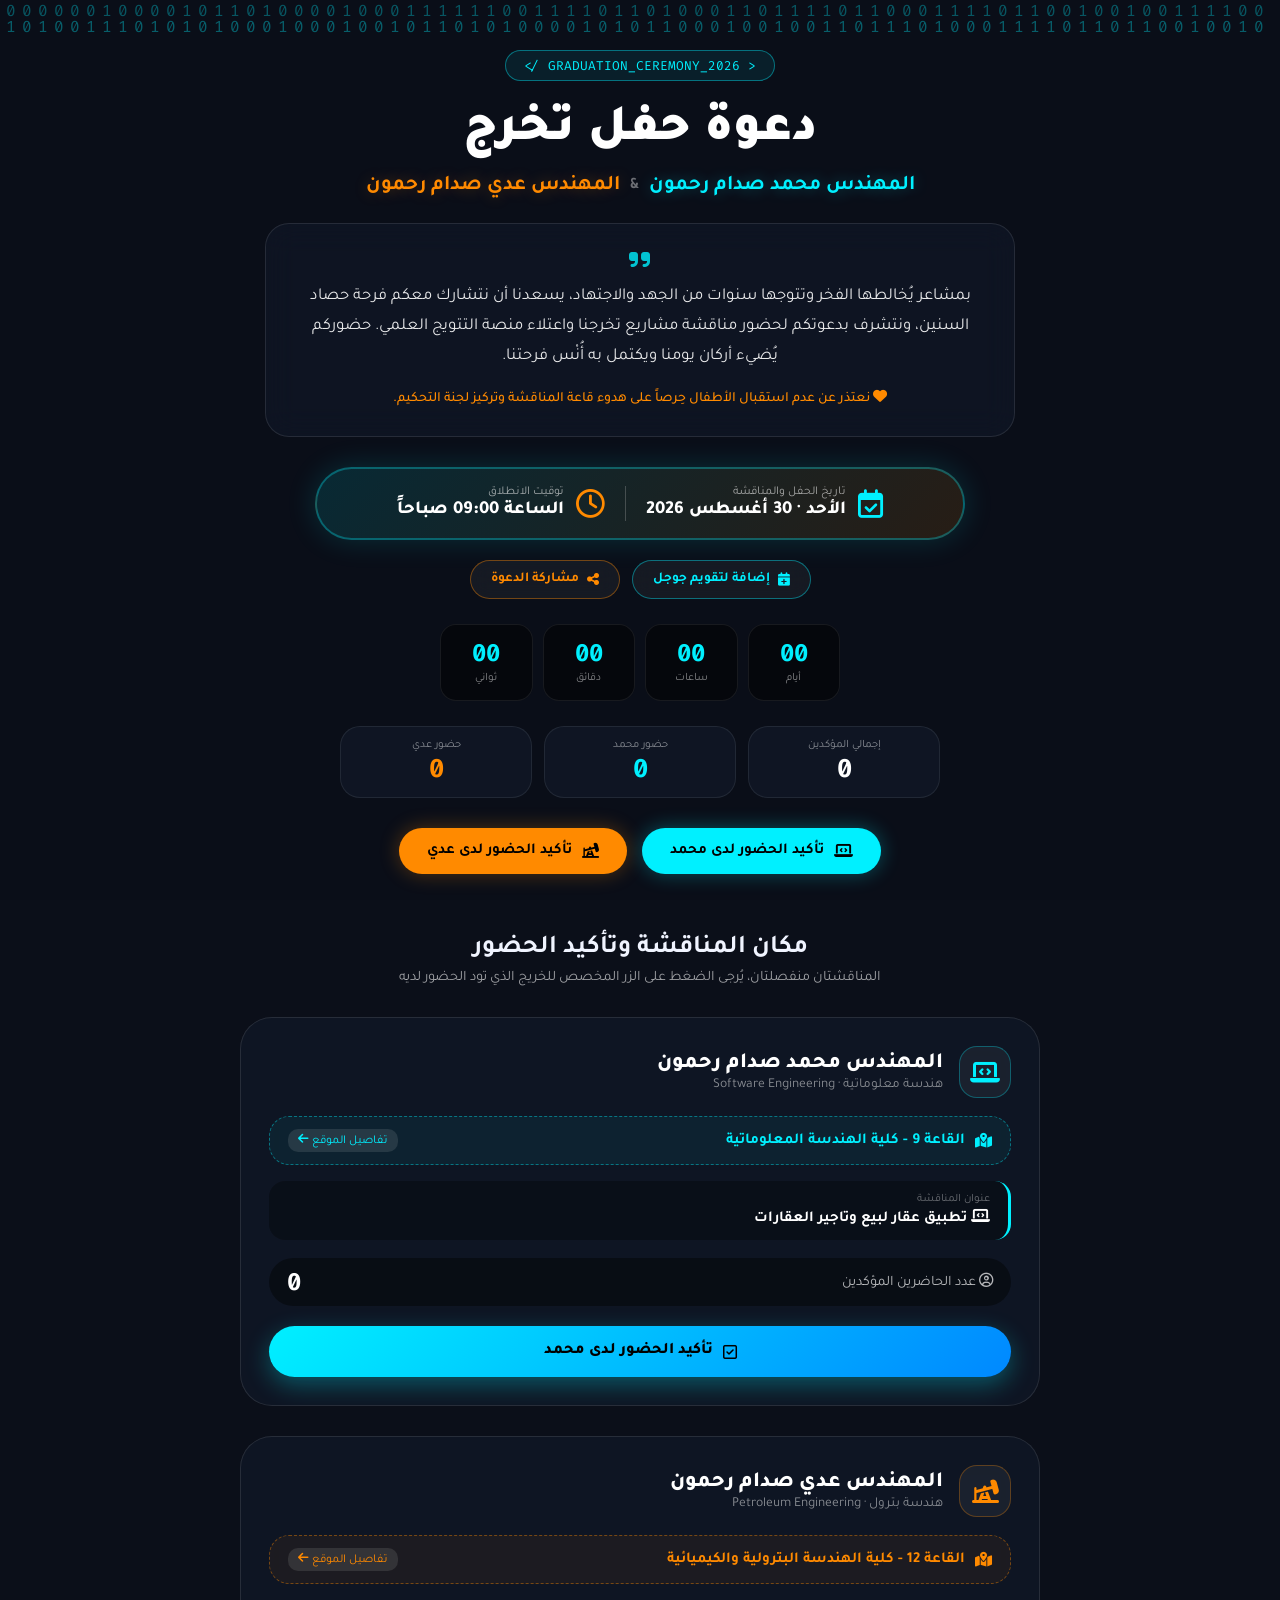
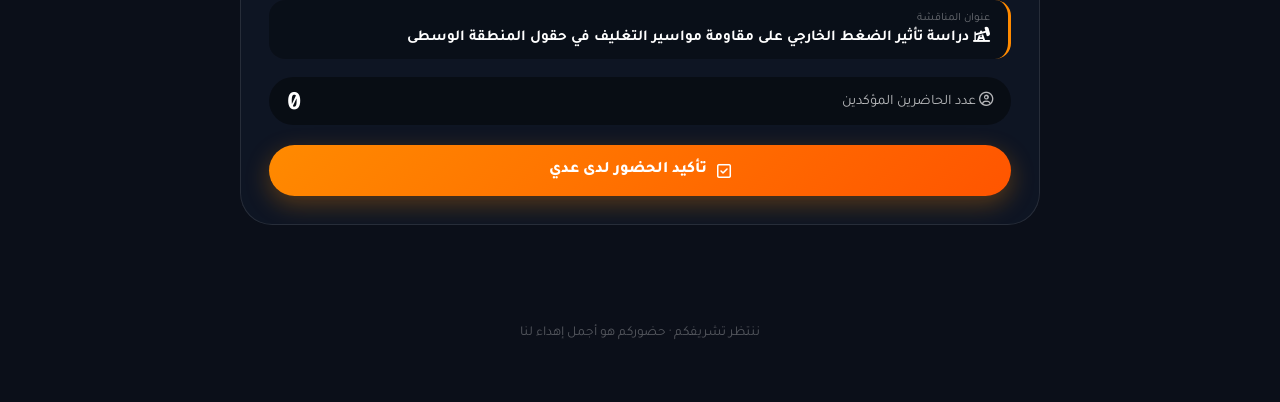
<file: index.html>
<!DOCTYPE html>
<html lang="ar" dir="rtl">
<head>
    <meta charset="UTF-8">
    <meta name="viewport" content="width=device-width, initial-scale=1.0">
    <title>دعوة حفل تخرج - المهندس محمد والمهندس عدي رحمون</title>

    <!-- وسومات المشاركة الاجتماعية (Open Graph & SEO Meta Tags) -->
    <meta property="og:type" content="website">
    <meta property="og:url" content="https://your-domain.com/">
    <meta property="og:title" content="دعوة حفل تخرج - المهندس محمد والمهندس عدي رحمون 🎓">
    <meta property="og:description" content="يسعدنا أن نتشارك معكم فرحة حصاد السنين، نتشرف بدعوتكم لحضور مناقشة مشاريع تخرجنا الأحد 30 أغسطس 2026.">
    <meta property="og:image" content="assets/images/og-preview.jpg">
    
    <!-- وسومات تويتر Social Media Preview -->
    <meta name="twitter:card" content="summary_large_image">
    <meta name="twitter:title" content="دعوة حفل تخرج - المهندس محمد والمهندس عدي رحمون 🎓">
    <meta name="twitter:description" content="يسعدنا أن نتشارك معكم فرحة حصاد السنين، نتشرف بدعوتكم لحضور مناقشة مشاريع تخرجنا.">
    <meta name="twitter:image" content="assets/images/og-preview.jpg">

    <!-- الخطوط والأيقونات -->
    <link rel="preconnect" href="https://fonts.googleapis.com">
    <link rel="preconnect" href="https://fonts.gstatic.com" crossorigin>
    <link href="https://fonts.googleapis.com/css2?family=Tajawal:wght@300;400;500;700;900&family=Fira+Code:wght@400;600&display=swap" rel="stylesheet">
    <link rel="stylesheet" href="https://cdnjs.cloudflare.com/ajax/libs/font-awesome/6.4.0/css/all.min.css">
    <link rel="stylesheet" href="assets/css/style.css">
</head>
<body>

    <!-- خلفية السايبر التفاعلية -->
    <canvas id="techCanvas"></canvas>

    <!-- الهيدر الرئيسي -->
    <header class="main-header">
        <div class="badge">&lt; GRADUATION_CEREMONY_2026 /&gt;</div>
        
        <h1 class="main-title">دعوة حفل تخرج</h1>
        
        <p class="sub-title">
            <span class="gradient-text-blue">المهندس محمد صدام رحمون</span>
            <span class="and-symbol">&amp;</span>
            <span class="gradient-text-orange">المهندس عدي صدام رحمون</span>
        </p>

        <!-- كلمة الدعوة الراقية -->
        <div class="invitation-speech">
            <i class="fa-solid fa-quote-right quote-icon"></i>
            <p>
                بمشاعر يُخالطها الفخر وتتوجها سنوات من الجهد والاجتهاد، يسعدنا أن نتشارك معكم فرحة حصاد السنين، 
                ونتشرف بدعوتكم لحضور مناقشة مشاريع تخرجنا واعتلاء منصة التتويج العلمي. 
                حضوركم يُضيء أركان يومنا ويكتمل به أُنْس فرحتنا.
            </p>
            <!-- اعتذار وتنبيه عدم اصطحاب الأطفال -->
            <p class="speech-children-note">
                <i class="fa-solid fa-heart"></i> نعتذر عن عدم استقبال الأطفال حِرصاً على هدوء قاعة المناقشة وتركيز لجنة التحكيم.
            </p>
        </div>

        <!-- عرض الوقت والتاريخ بشكل متباين وبارز -->
        <div class="time-highlight-box">
            <div class="time-item date-card">
                <i class="fa-regular fa-calendar-check"></i>
                <div>
                    <span class="time-label">تاريخ الحفل والمناقشة</span>
                    <span class="time-val">الأحد · 30 أغسطس 2026</span>
                </div>
            </div>
            <div class="time-divider"></div>
            <div class="time-item hour-card">
                <i class="fa-regular fa-clock"></i>
                <div>
                    <span class="time-label">توقيت الانطلاق</span>
                    <span class="time-val">الساعة 09:00 صباحاً</span>
                </div>
            </div>
        </div>

        <!-- أزرار التقويم والمشاركة الفائقة التفاعل -->
        <div class="utility-action-buttons">
            <button class="btn-action-cyber btn-calendar" id="addToCalendarBtn">
                <i class="fa-solid fa-calendar-plus"></i>
                <span>إضافة لتقويم جوجل</span>
            </button>
            <button class="btn-action-cyber btn-share" id="shareInviteBtn">
                <i class="fa-solid fa-share-nodes"></i>
                <span>مشاركة الدعوة</span>
            </button>
        </div>

        <!-- العداد التنازلي -->
        <div class="countdown-grid">
            <div class="countdown-item"><span id="days">00</span><span>أيام</span></div>
            <div class="countdown-item"><span id="hours">00</span><span>ساعات</span></div>
            <div class="countdown-item"><span id="minutes">00</span><span>دقائق</span></div>
            <div class="countdown-item"><span id="seconds">00</span><span>ثواني</span></div>
        </div>

        <!-- لوحة الإحصائيات العلوية -->
        <div class="stats-dashboard">
            <div class="stat-card total-card">
                <span class="stat-label">إجمالي المؤكدين</span>
                <span class="stat-number" id="total-guests">0</span>
            </div>
            <div class="stat-card mohammed-card">
                <span class="stat-label">حضور محمد</span>
                <span class="stat-number" id="mohammed-guests">0</span>
            </div>
            <div class="stat-card oday-card">
                <span class="stat-label">حضور عدي</span>
                <span class="stat-number" id="oday-guests">0</span>
            </div>
        </div>

        <!-- أزرار التوجيه السريع لتأكيد الحضور -->
        <div class="direct-confirm-buttons">
            <button class="btn-direct-mohammed" onclick="document.querySelector('.card-mohammed').scrollIntoView({behavior: 'smooth'})">
                <i class="fa-solid fa-laptop-code"></i>
                <span>تأكيد الحضور لدى محمد</span>
            </button>
            <button class="btn-direct-oday" onclick="document.querySelector('.card-oday').scrollIntoView({behavior: 'smooth'})">
                <i class="fa-solid fa-oil-well"></i>
                <span>تأكيد الحضور لدى عدي</span>
            </button>
        </div>
    </header>

    <!-- قسم البطاقات التفصيلية -->
    <section id="cards" class="cards-section">
        <div class="section-header">
            <h2>مكان المناقشة وتأكيد الحضور</h2>
            <p>المناقشتان منفصلتان، يُرجى الضغط على الزر المخصص للخريج الذي تود الحضور لديه</p>
        </div>

        <div class="cards-vertical">
            <!-- بطاقة المهندس محمد (معلوماتية) -->
            <div class="glass-card card-mohammed">
                <div class="card-glow glow-1"></div>
                <div class="card-content">
                    <div class="card-header">
                        <div class="card-icon"><i class="fas fa-laptop-code"></i></div>
                        <div>
                            <h3 class="card-name">المهندس محمد صدام رحمون</h3>
                            <p class="card-specialty">هندسة معلوماتية · Software Engineering</p>
                        </div>
                    </div>

                    <a href="location.html" class="card-location-link" title="اضغط لمعاينة الخريطة ودليل الوصول">
                        <div class="location-inner">
                            <i class="fas fa-map-location-dot"></i>
                            <span>القاعة 9 - كلية الهندسة المعلوماتية</span>
                        </div>
                        <span class="location-btn-tag">تفاصيل الموقع <i class="fa-solid fa-arrow-left"></i></span>
                    </a>

                    <div class="thesis-box">
                        <p class="thesis-label">عنوان المناقشة</p>
                        <p class="thesis-title"><i class="fas fa-laptop-code"></i> تطبيق عقار لبيع وتاجير العقارات</p>
                    </div>

                    <div class="counter-badge">
                        <span><i class="fa-regular fa-circle-user"></i> عدد الحاضرين المؤكدين</span>
                        <span class="counter-number" id="count-mohammed">0</span>
                    </div>

                    <button class="btn-confirm btn-confirm-mohammed" data-target="mohammed">
                        <i class="fa-regular fa-square-check"></i> تأكيد الحضور لدى محمد
                    </button>
                </div>
            </div>

            <!-- بطاقة المهندس عدي (بترول) -->
            <div class="glass-card card-oday">
                <div class="card-glow glow-2"></div>
                <div class="card-content">
                    <div class="card-header">
                        <div class="card-icon"><i class="fas fa-oil-well"></i></div>
                        <div>
                            <h3 class="card-name">المهندس عدي صدام رحمون</h3>
                            <p class="card-specialty">هندسة بترول · Petroleum Engineering</p>
                        </div>
                    </div>

                    <a href="location.html" class="card-location-link oday-link" title="اضغط لمعاينة الخريطة ودليل الوصول">
                        <div class="location-inner">
                            <i class="fas fa-map-location-dot"></i>
                            <span>القاعة 12 - كلية الهندسة البترولية والكيميائية</span>
                        </div>
                        <span class="location-btn-tag">تفاصيل الموقع <i class="fa-solid fa-arrow-left"></i></span>
                    </a>

                    <div class="thesis-box thesis-oday">
                        <p class="thesis-label">عنوان المناقشة</p>
                        <p class="thesis-title"><i class="fas fa-oil-well"></i> دراسة تأثير الضغط الخارجي على مقاومة مواسير التغليف في حقول المنطقة الوسطى </p>
                    </div>

                    <div class="counter-badge">
                        <span><i class="fa-regular fa-circle-user"></i> عدد الحاضرين المؤكدين</span>
                        <span class="counter-number" id="count-oday">0</span>
                    </div>

                    <button class="btn-confirm btn-confirm-oday" data-target="oday">
                        <i class="fa-regular fa-square-check"></i> تأكيد الحضور لدى عدي
                    </button>
                </div>
            </div>
        </div>
    </section>

    <!-- مودال الحجز وتأكيد العدد -->
    <div class="modal-overlay" id="modalOverlay">
        <div class="modal-box">
            <h2 id="modalTitle">تأكيد الحضور</h2>
            <p id="modalSub">يرجى كتابة اسمكم الكريم وتحديد عدد المرافقين معكم</p>
            
            <div class="children-notice">
                <i class="fa-solid fa-child-reaching"></i>
                <span><strong>تنويـــه واعتذار لطيف:</strong> نعتذر بشدة عن عدم إمكانية استقبال الأطفال؛ حرصاً على توفير جوٍّ من الهدوء والتركيز للخريجين أثناء المناقشة، ولتجنب التأثير على تقييمهم العلمي. شاكرين تفهمكم ولطفكم.</span>
            </div>

            <div class="form-group">
                <label for="guestName"><i class="fa-solid fa-signature"></i> الاسم الكامل</label>
                <input type="text" id="guestName" placeholder="أدخل اسمك هنا..." />
            </div>

            <div class="form-group">
                <label for="guestCount"><i class="fa-solid fa-users"></i> عدد المرافقين معك (الكبار فقط)</label>
                <input type="number" id="guestCount" min="0" max="20" value="0" placeholder="0" />
            </div>

            <div class="modal-actions">
                <button class="btn-cancel-modal" id="modalCancel">إلغاء</button>
                <button class="btn-confirm-modal" id="modalConfirm">حفظ وتأكيد</button>
            </div>
        </div>
    </div>

    <!-- عنصر إشعار نجاح مخصص (Cyber Toast Notification) -->
    <div id="cyberToast" class="cyber-toast">
        <div class="toast-content">
            <i id="toastIcon" class="fa-solid fa-circle-check"></i>
            <span id="toastMessage">تم الإجراء بنجاح</span>
        </div>
    </div>

    <footer class="footer">
        <p>ننتظر تشريفكم · حضوركم هو أجمل إهداء لنا</p>
    </footer>

    <script src="assets/js/main.js"></script>
</body>
</html>
</file>
<file: assets/css/style.css>
* {
    margin: 0;
    padding: 0;
    box-sizing: border-box;
}

body {
    font-family: 'Tajawal', sans-serif;
    background-color: #0B0F19;
    color: #f0f4ff;
    min-height: 100vh;
    padding: 20px;
    overflow-x: hidden;
}

#techCanvas {
    position: fixed;
    top: 0;
    left: 0;
    width: 100%;
    height: 100%;
    z-index: -1;
    pointer-events: none;
    opacity: 0.35;
}

.main-header {
    display: flex;
    flex-direction: column;
    align-items: center;
    text-align: center;
    padding: 30px 10px 40px;
    max-width: 900px;
    margin: 0 auto;
}

.badge {
    padding: 6px 18px;
    border-radius: 40px;
    border: 1px solid rgba(0, 240, 255, 0.4);
    background: rgba(0, 240, 255, 0.08);
    font-family: 'Fira Code', monospace;
    font-size: 0.8rem;
    color: #00F0FF;
    margin-bottom: 20px;
}

.main-title {
    font-size: clamp(2rem, 5vw, 3.2rem);
    font-weight: 900;
    color: #fff;
    margin-bottom: 12px;
}

.sub-title {
    font-size: clamp(1rem, 3vw, 1.3rem);
    font-weight: 700;
    display: flex;
    flex-wrap: wrap;
    align-items: center;
    justify-content: center;
    gap: 10px;
    margin-bottom: 25px;
}

.gradient-text-blue { color: #00F0FF; text-shadow: 0 0 15px rgba(0, 240, 255, 0.3); }
.gradient-text-orange { color: #FF8A00; text-shadow: 0 0 15px rgba(255, 138, 0, 0.3); }
.and-symbol { color: rgba(255, 255, 255, 0.4); font-size: 1rem; }

/* كلمة الدعوة */
.invitation-speech {
    background: rgba(17, 24, 39, 0.7);
    border: 1px solid rgba(255, 255, 255, 0.1);
    backdrop-filter: blur(15px);
    border-radius: 24px;
    padding: 24px;
    max-width: 750px;
    margin-bottom: 30px;
    position: relative;
}

.quote-icon {
    font-size: 1.5rem;
    color: #00F0FF;
    margin-bottom: 10px;
    opacity: 0.8;
}

.invitation-speech p {
    font-size: 1.05rem;
    line-height: 1.8;
    color: rgba(255, 255, 255, 0.9);
}

.speech-children-note {
    font-size: 0.88rem !important;
    color: #FF8A00 !important;
    margin-top: 14px;
    font-weight: 500;
}

/* تنبيه عدم اصطحاب الأطفال داخل المودال */
.children-notice {
    background: rgba(255, 85, 0, 0.1);
    border: 1px solid rgba(255, 138, 0, 0.4);
    border-radius: 16px;
    padding: 12px 16px;
    margin-bottom: 20px;
    display: flex;
    align-items: flex-start;
    gap: 12px;
    color: #ffd8be;
    font-size: 0.82rem;
    line-height: 1.6;
    text-align: right;
}

.children-notice i {
    font-size: 1.3rem;
    color: #FF8A00;
    margin-top: 2px;
    flex-shrink: 0;
}

.children-notice strong {
    color: #FF8A00;
    display: inline;
}

/* موعد المناقشة */
.time-highlight-box {
    display: flex;
    flex-wrap: wrap;
    align-items: center;
    justify-content: center;
    gap: 20px;
    background: linear-gradient(135deg, rgba(0, 240, 255, 0.12), rgba(255, 138, 0, 0.12));
    border: 2px solid rgba(0, 240, 255, 0.3);
    padding: 16px 30px;
    border-radius: 60px;
    box-shadow: 0 0 30px rgba(0, 240, 255, 0.15);
    margin-bottom: 20px;
    width: 100%;
    max-width: 650px;
}

.time-item {
    display: flex;
    align-items: center;
    gap: 12px;
    text-align: right;
}

.time-item i {
    font-size: 1.8rem;
    color: #00F0FF;
}

.hour-card i { color: #FF8A00; }

.time-label {
    display: block;
    font-size: 0.75rem;
    color: rgba(255, 255, 255, 0.6);
}

.time-val {
    display: block;
    font-size: 1.15rem;
    font-weight: 800;
    color: #fff;
}

.time-divider {
    width: 1px;
    height: 35px;
    background: rgba(255, 255, 255, 0.2);
}

/* أزرار التقويم والمشاركة */
.utility-action-buttons {
    display: flex;
    gap: 12px;
    margin-bottom: 25px;
    justify-content: center;
    flex-wrap: wrap;
}

.btn-action-cyber {
    padding: 10px 20px;
    border-radius: 30px;
    font-size: 0.85rem;
    font-weight: 700;
    font-family: 'Tajawal', sans-serif;
    border: 1px solid rgba(255, 255, 255, 0.15);
    background: rgba(255, 255, 255, 0.05);
    color: #fff;
    cursor: pointer;
    display: inline-flex;
    align-items: center;
    gap: 8px;
    backdrop-filter: blur(10px);
    transition: all 0.3s ease;
}

.btn-calendar {
    border-color: rgba(0, 240, 255, 0.4);
    color: #00F0FF;
}

.btn-calendar:hover {
    background: rgba(0, 240, 255, 0.15);
    box-shadow: 0 0 15px rgba(0, 240, 255, 0.3);
    transform: translateY(-2px);
}

.btn-share {
    border-color: rgba(255, 138, 0, 0.4);
    color: #FF8A00;
}

.btn-share:hover {
    background: rgba(255, 138, 0, 0.15);
    box-shadow: 0 0 15px rgba(255, 138, 0, 0.3);
    transform: translateY(-2px);
}

/* العداد التنازلي */
.countdown-grid {
    display: grid;
    grid-template-columns: repeat(4, 1fr);
    gap: 10px;
    max-width: 400px;
    width: 100%;
    margin-bottom: 25px;
}

.countdown-item {
    background: rgba(0, 0, 0, 0.5);
    border: 1px solid rgba(255, 255, 255, 0.08);
    padding: 12px 8px;
    border-radius: 16px;
}

.countdown-item span:first-child {
    font-size: 1.5rem;
    font-weight: 900;
    color: #00F0FF;
    font-family: 'Fira Code', monospace;
    display: block;
}

.countdown-item span:last-child {
    font-size: 0.7rem;
    color: rgba(255, 255, 255, 0.5);
}

/* لوحة الإحصائيات */
.stats-dashboard {
    display: flex;
    gap: 12px;
    width: 100%;
    max-width: 600px;
    margin-bottom: 30px;
}

.stat-card {
    flex: 1;
    background: rgba(17, 24, 39, 0.8);
    border: 1px solid rgba(255, 255, 255, 0.08);
    padding: 12px;
    border-radius: 20px;
}

.stat-label { font-size: 0.7rem; color: rgba(255, 255, 255, 0.5); display: block; }
.stat-number { font-size: 1.6rem; font-weight: 900; font-family: 'Fira Code', monospace; }
.total-card .stat-number { color: #fff; }
.mohammed-card .stat-number { color: #00F0FF; }
.oday-card .stat-number { color: #FF8A00; }

/* أزرار التأكيد السريعة */
.direct-confirm-buttons {
    display: flex;
    flex-wrap: wrap;
    gap: 15px;
    justify-content: center;
    width: 100%;
}

.btn-direct-mohammed, .btn-direct-oday {
    padding: 14px 28px;
    border-radius: 40px;
    font-weight: 700;
    font-size: 0.95rem;
    border: none;
    cursor: pointer;
    display: inline-flex;
    align-items: center;
    gap: 10px;
    transition: 0.3s ease;
    font-family: 'Tajawal', sans-serif;
}

.btn-direct-mohammed {
    background: #00F0FF;
    color: #000;
    box-shadow: 0 0 20px rgba(0, 240, 255, 0.3);
}

.btn-direct-oday {
    background: #FF8A00;
    color: #000;
    box-shadow: 0 0 20px rgba(255, 138, 0, 0.3);
}

.btn-direct-mohammed:hover, .btn-direct-oday:hover {
    transform: translateY(-2px);
    filter: brightness(1.1);
}

/* كروت المناقشة */
.cards-section { max-width: 800px; margin: 20px auto 60px; }
.section-header { text-align: center; margin-bottom: 30px; }
.section-header h2 { font-size: 1.6rem; margin-bottom: 6px; }
.section-header p { font-size: 0.9rem; color: rgba(255, 255, 255, 0.6); }

.cards-vertical { display: flex; flex-direction: column; gap: 30px; }

.glass-card {
    background: rgba(17, 24, 39, 0.75);
    border: 1px solid rgba(255, 255, 255, 0.1);
    backdrop-filter: blur(20px);
    border-radius: 32px;
    padding: 28px;
    position: relative;
    overflow: hidden;
}

.card-header { display: flex; align-items: center; gap: 16px; margin-bottom: 18px; }
.card-icon {
    width: 52px; height: 52px; border-radius: 18px;
    display: flex; align-items: center; justify-content: center;
    font-size: 1.5rem; background: rgba(255, 255, 255, 0.05);
    flex-shrink: 0;
}

.card-mohammed .card-icon { color: #00F0FF; border: 1px solid rgba(0, 240, 255, 0.3); }
.card-oday .card-icon { color: #FF8A00; border: 1px solid rgba(255, 138, 0, 0.3); }

.card-name { font-size: 1.35rem; font-weight: 800; color: #fff; }
.card-specialty { font-size: 0.85rem; color: rgba(255, 255, 255, 0.5); }

.card-location-link {
    display: flex;
    align-items: center;
    justify-content: space-between;
    background: rgba(0, 240, 255, 0.06);
    border: 1px dashed rgba(0, 240, 255, 0.4);
    padding: 12px 18px;
    border-radius: 20px;
    text-decoration: none;
    color: #00F0FF;
    margin-bottom: 16px;
    transition: 0.3s;
}

.oday-link {
    background: rgba(255, 138, 0, 0.06);
    border-color: rgba(255, 138, 0, 0.4);
    color: #FF8A00;
}

.card-location-link:hover {
    background: rgba(255, 255, 255, 0.1);
}

.location-inner { display: flex; align-items: center; gap: 10px; font-weight: 700; font-size: 0.95rem; }
.location-btn-tag { font-size: 0.75rem; background: rgba(255, 255, 255, 0.1); padding: 4px 10px; border-radius: 10px; white-space: nowrap; }

.thesis-box {
    background: rgba(0, 0, 0, 0.3);
    padding: 12px 18px;
    border-radius: 16px;
    border-right: 3px solid #00F0FF;
    margin-bottom: 18px;
}

.thesis-oday { border-right-color: #FF8A00; }
.thesis-label { font-size: 0.7rem; color: rgba(255, 255, 255, 0.4); }
.thesis-title { font-size: 0.95rem; font-weight: 700; color: #fff; margin-top: 2px; }

.counter-badge {
    display: flex;
    justify-content: space-between;
    align-items: center;
    background: rgba(0, 0, 0, 0.4);
    padding: 8px 18px;
    border-radius: 50px;
    margin-bottom: 20px;
    font-size: 0.9rem;
    color: rgba(255, 255, 255, 0.7);
}

.counter-number {
    font-size: 1.5rem;
    font-weight: 900;
    font-family: 'Fira Code', monospace;
    color: #fff;
}

.btn-confirm {
    width: 100%;
    padding: 16px;
    border-radius: 50px;
    font-size: 1rem;
    font-weight: 800;
    border: none;
    cursor: pointer;
    font-family: 'Tajawal', sans-serif;
    transition: 0.3s;
    display: flex;
    align-items: center;
    justify-content: center;
    gap: 10px;
}

.btn-confirm-mohammed {
    background: linear-gradient(135deg, #00F0FF, #0088FF);
    color: #000;
    box-shadow: 0 8px 25px rgba(0, 240, 255, 0.3);
}

.btn-confirm-oday {
    background: linear-gradient(135deg, #FF8A00, #FF5500);
    color: #fff;
    box-shadow: 0 8px 25px rgba(255, 138, 0, 0.3);
}

.btn-confirm:hover { transform: translateY(-2px); }

/* المودال */
.modal-overlay {
    position: fixed;
    top: 0; left: 0; width: 100%; height: 100%;
    background: rgba(0, 0, 0, 0.82);
    backdrop-filter: blur(12px);
    z-index: 999;
    display: none;
    justify-content: center;
    align-items: center;
    padding: 16px;
}

.modal-overlay.active { display: flex; }

.modal-box {
    background: #111827;
    border: 1px solid rgba(255, 255, 255, 0.15);
    border-radius: 28px;
    padding: 24px;
    max-width: 440px;
    width: 100%;
    max-height: 90vh;
    overflow-y: auto;
}

.modal-box h2 { font-size: 1.4rem; margin-bottom: 6px; }
.modal-box p#modalSub { font-size: 0.85rem; color: rgba(255, 255, 255, 0.5); margin-bottom: 16px; }

.form-group { margin-bottom: 16px; text-align: right; }
.form-group label { display: block; font-size: 0.85rem; margin-bottom: 6px; color: rgba(255, 255, 255, 0.8); }
.form-group input, .form-group select {
    width: 100%; padding: 12px 16px; border-radius: 16px;
    border: 1px solid rgba(255, 255, 255, 0.1); background: rgba(255, 255, 255, 0.05);
    color: #fff; font-family: 'Tajawal', sans-serif; font-size: 0.95rem;
    outline: none;
}
.form-group input:focus { border-color: #00F0FF; }

.modal-actions { display: flex; gap: 10px; margin-top: 24px; }
.modal-actions button { flex: 1; padding: 12px; border-radius: 30px; font-weight: 700; border: none; cursor: pointer; font-family: 'Tajawal', sans-serif; }
.btn-cancel-modal { background: rgba(255, 255, 255, 0.1); color: #fff; }
.btn-confirm-modal { background: #00F0FF; color: #000; }
.btn-confirm-modal.oday-theme { background: #FF8A00; color: #fff; }

/* إشعار النجاح المنبثق (Cyber Toast Notification) */
.cyber-toast {
    position: fixed;
    bottom: -80px;
    left: 50%;
    transform: translateX(-50%);
    z-index: 99999;
    background: rgba(17, 24, 39, 0.95);
    border: 1px solid #00F0FF;
    box-shadow: 0 0 25px rgba(0, 240, 255, 0.4);
    backdrop-filter: blur(15px);
    padding: 14px 28px;
    border-radius: 50px;
    transition: all 0.4s cubic-bezier(0.175, 0.885, 0.32, 1.275);
    opacity: 0;
    pointer-events: none;
    max-width: 90%;
}

.cyber-toast.show {
    bottom: 30px;
    opacity: 1;
    pointer-events: auto;
}

.cyber-toast.error-toast {
    border-color: #FF5500;
    box-shadow: 0 0 25px rgba(255, 85, 0, 0.4);
}

.toast-content {
    display: flex;
    align-items: center;
    gap: 12px;
    color: #fff;
    font-size: 0.95rem;
    font-weight: 700;
    white-space: pre-line;
    text-align: right;
}

.toast-content i {
    font-size: 1.3rem;
    color: #00F0FF;
}

.cyber-toast.error-toast .toast-content i {
    color: #FF8A00;
}

.footer { text-align: center; padding: 40px; color: rgba(255, 255, 255, 0.3); font-size: 0.85rem; }

@media (max-width: 640px) {
    body { padding: 12px; }
    .time-highlight-box { flex-direction: column; border-radius: 24px; padding: 20px; gap: 12px; }
    .time-divider { width: 100%; height: 1px; }
    .time-item { width: 100%; justify-content: center; }
    .stats-dashboard { flex-wrap: wrap; }
    .stat-card { flex: 1 1 30%; }
}
</file>
